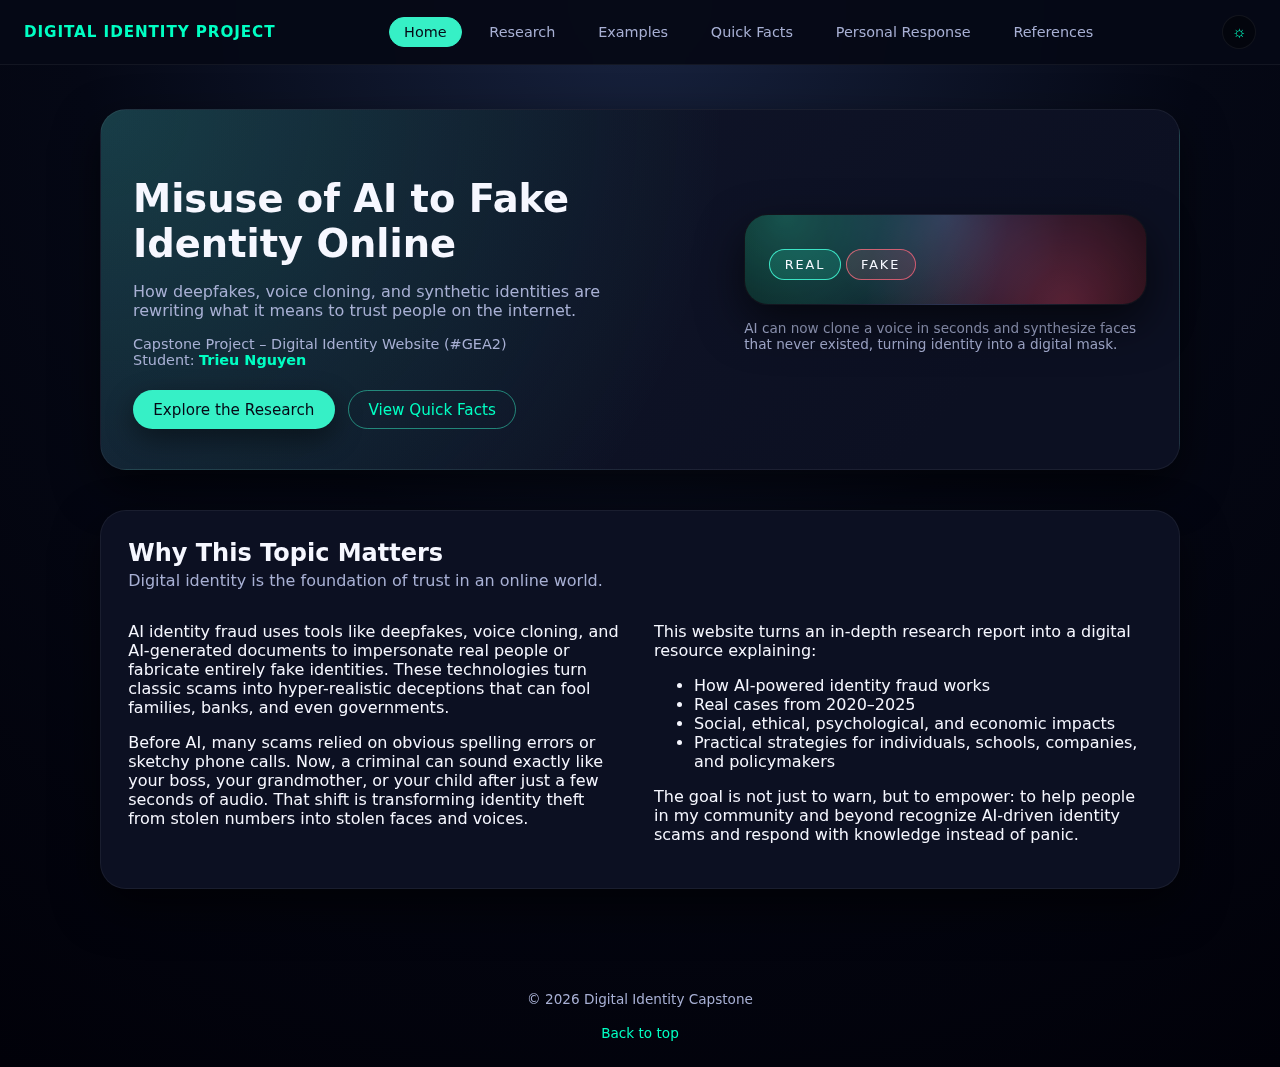
<file: index.html>
<!-- index.html -->
<!DOCTYPE html>
<html lang="en">
<head>
  <meta charset="UTF-8" />
  <title>Misuse of AI to Fake Identity Online</title>
  <meta name="viewport" content="width=device-width, initial-scale=1" />
  <link rel="stylesheet" href="style.css" />
</head>
<body>
  <header class="site-header">
    <div class="logo">Digital Identity Project</div>
    <nav class="main-nav">
      <a href="index.html" class="active">Home</a>
      <a href="research.html">Research</a>
      <a href="examples.html">Examples</a>
      <a href="quickfacts.html">Quick Facts</a>
      <a href="response.html">Personal Response</a>
      <a href="references.html">References</a>
    </nav>
    <button id="theme-toggle" aria-label="Toggle light or dark mode">
      &#9788;
    </button>
  </header>

  <main>
    <section class="hero">
      <div class="hero-text">
        <h1>Misuse of AI to Fake Identity Online</h1>
        <p class="hero-subtitle">
          How deepfakes, voice cloning, and synthetic identities are rewriting what it means to trust people on the internet.
        </p>
        <p class="hero-meta">
          Capstone Project – Digital Identity Website (#GEA2)<br />
          Student: <span class="highlight">Trieu Nguyen</span>
        </p>
        <div class="hero-actions">
          <a href="research.html" class="btn primary">Explore the Research</a>
          <a href="quickfacts.html" class="btn secondary">View Quick Facts</a>
        </div>
      </div>
      <div class="hero-visual">
        <div class="grid-face">
          <div class="face-layer face-real">REAL</div>
          <div class="face-layer face-fake">FAKE</div>
          <div class="hero-glow"></div>
        </div>
        <p class="hero-caption">
          AI can now clone a voice in seconds and synthesize faces that never existed, turning identity into a digital mask.
        </p>
      </div>
    </section>

    <section class="content-section alt">
      <div class="section-header">
        <h2>Why This Topic Matters</h2>
        <p>Digital identity is the foundation of trust in an online world.</p>
      </div>
      <div class="two-column">
        <div>
          <p>
            AI identity fraud uses tools like deepfakes, voice cloning, and AI-generated documents to impersonate real people
            or fabricate entirely fake identities. These technologies turn classic scams into hyper-realistic deceptions that
            can fool families, banks, and even governments.
          </p>
          <p>
            Before AI, many scams relied on obvious spelling errors or sketchy phone calls. Now, a criminal can sound exactly
            like your boss, your grandmother, or your child after just a few seconds of audio. That shift is transforming
            identity theft from stolen numbers into stolen faces and voices.
          </p>
        </div>
        <div>
          <p>
            This website turns an in-depth research report into a digital resource explaining:
          </p>
          <ul>
            <li>How AI-powered identity fraud works</li>
            <li>Real cases from 2020–2025</li>
            <li>Social, ethical, psychological, and economic impacts</li>
            <li>Practical strategies for individuals, schools, companies, and policymakers</li>
          </ul>
          <p>
            The goal is not just to warn, but to empower: to help people in my community and beyond recognize AI-driven
            identity scams and respond with knowledge instead of panic.
          </p>
        </div>
      </div>
    </section>

    <!-- <section class="content-section">
      <div class="section-header">
        <h2>Site Overview</h2>
      </div>
      <div class="card-grid">
        <article class="card">
          <h3>Research</h3>
          <p>
            Detailed background on AI identity fraud, current evidence, implications, and concrete action steps for different groups.
          </p>
          <a href="research.html" class="text-link">Go to Research &rarr;</a>
        </article>
        <article class="card">
          <h3>Examples</h3>
          <p>
            At least five real-world and media examples, from deepfake Elon Musk crypto scams to AI-kidnapping phone calls.
          </p>
          <a href="examples.html" class="text-link">View Examples &rarr;</a>
        </article>
        <article class="card">
          <h3>Quick Facts</h3>
          <p>
            Bite-sized statistics, key terms, and warning signs laid out in an infographic-style page with interactive elements.
          </p>
          <a href="quickfacts.html" class="text-link">See Quick Facts &rarr;</a>
        </article>
        <article class="card">
          <h3>Personal Response</h3>
          <p>
            A 1,200-word reflection on why this issue matters personally, locally (Tampa Bay), and ethically.
          </p>
          <a href="response.html" class="text-link">Read the Response &rarr;</a>
        </article>
        <article class="card">
          <h3>References</h3>
          <p>
            Full APA-style list of sources used in the research paper, including news, government alerts, and scholarly work.
          </p>
          <a href="references.html" class="text-link">View References &rarr;</a>
        </article>
      </div>
    </section> -->
  </main>

  <footer class="site-footer">
    <p>&copy; <span id="year"></span> Digital Identity Capstone</p>
    <a href="#top" class="back-to-top">Back to top</a>
  </footer>

  <script src="script.js"></script>
</body>
</html>
</file>
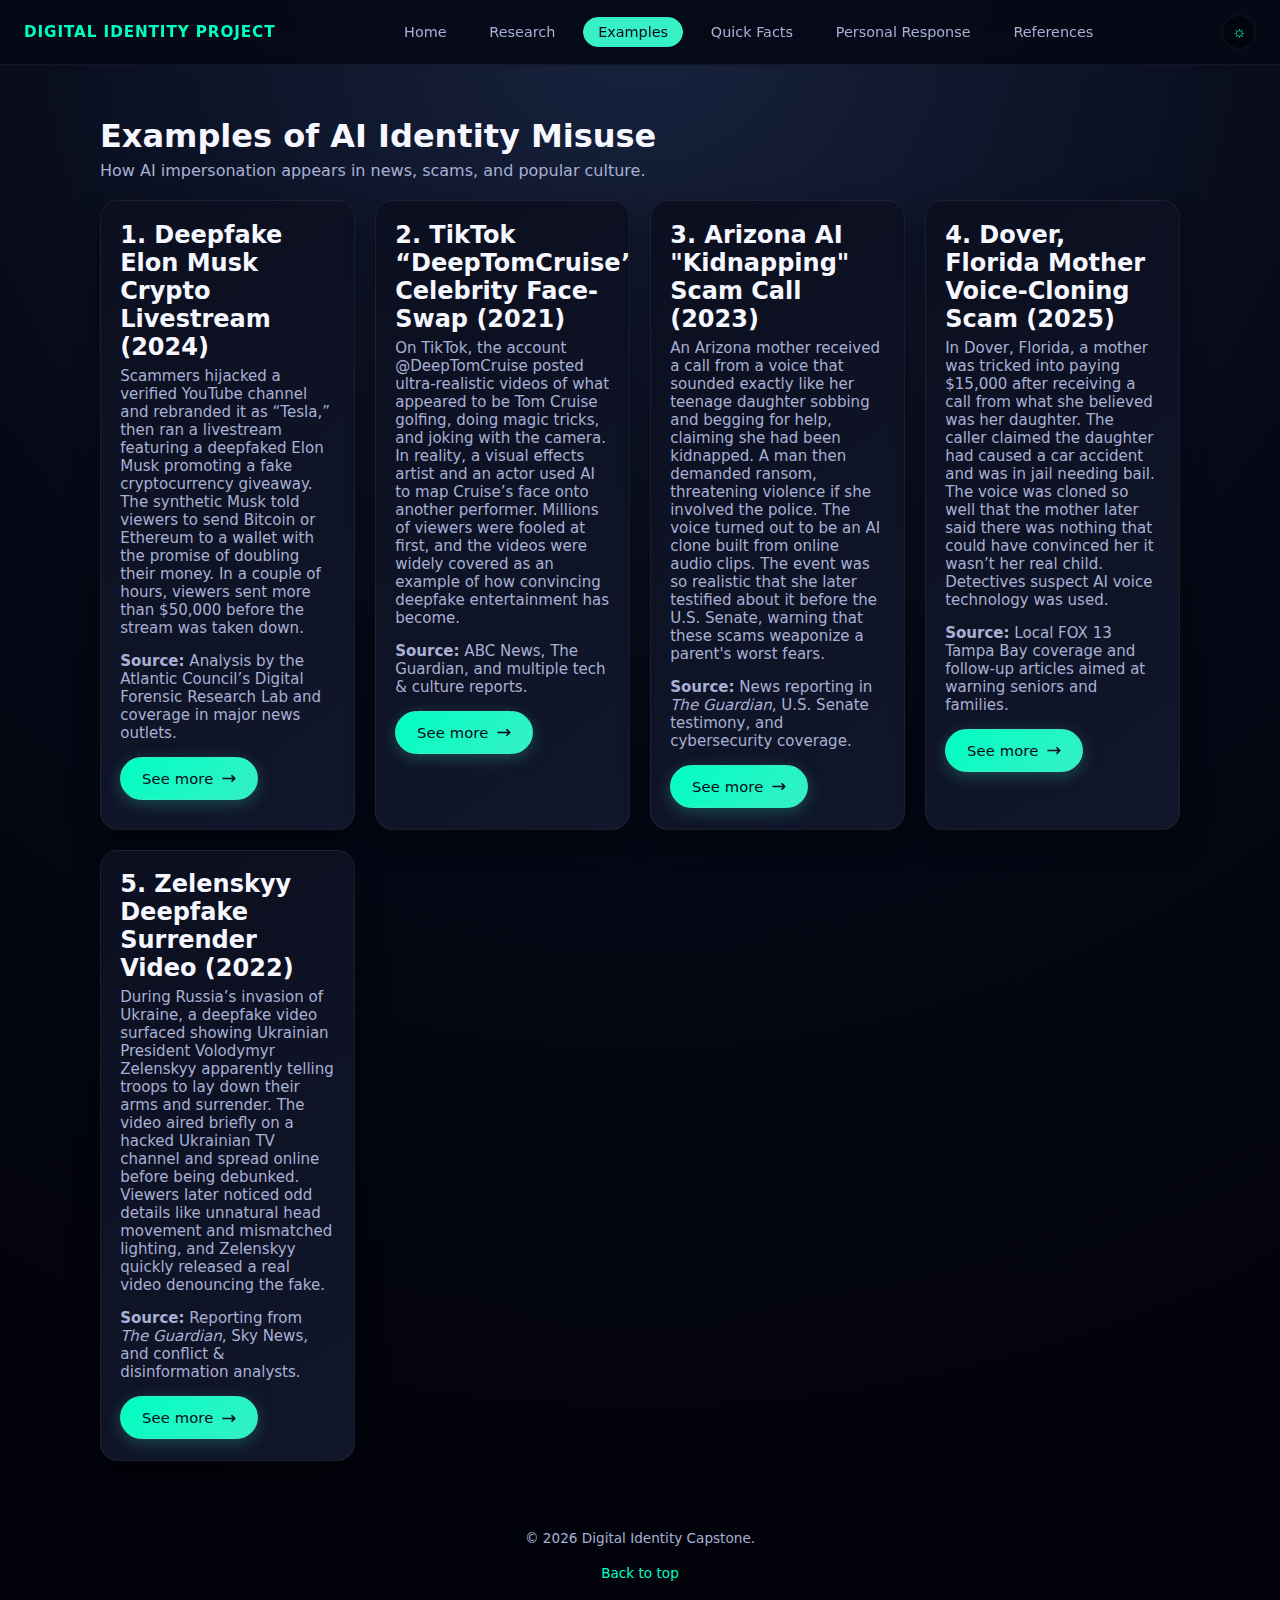
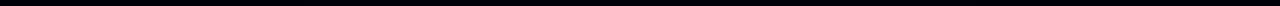
<file: examples.html>
<!-- examples.html -->
<!DOCTYPE html>
<html lang="en">
<head>
  <meta charset="UTF-8" />
  <title>Examples – Misuse of AI to Fake Identity Online</title>
  <meta name="viewport" content="width=device-width, initial-scale=1" />
  <link rel="stylesheet" href="style.css" />
</head>
<body>
  <header class="site-header">
    <div class="logo">Digital Identity Project</div>
    <nav class="main-nav">
      <a href="index.html">Home</a>
      <a href="research.html">Research</a>
      <a href="examples.html" class="active">Examples</a>
      <a href="quickfacts.html">Quick Facts</a>
      <a href="response.html">Personal Response</a>
      <a href="references.html">References</a>
    </nav>
    <button id="theme-toggle" aria-label="Toggle light or dark mode">
      &#9788;
    </button>
  </header>

  <main>
    <section class="page-header">
      <h1>Examples of AI Identity Misuse</h1>
      <p>
        How AI impersonation appears in news, scams, and popular culture.
      </p>
    </section>

    <section class="card-grid examples-grid">
      <article class="card example-card">
        <h2>1. Deepfake Elon Musk Crypto Livestream (2024)</h2>
        <p>
          Scammers hijacked a verified YouTube channel and rebranded it as “Tesla,” then ran a livestream featuring a
          deepfaked Elon Musk promoting a fake cryptocurrency giveaway. The synthetic Musk told viewers to send Bitcoin or
          Ethereum to a wallet with the promise of doubling their money. In a couple of hours, viewers sent more than
          $50,000 before the stream was taken down.
        </p>
        <p>
          <strong>Source:</strong> Analysis by the Atlantic Council’s Digital Forensic Research Lab and coverage in major news outlets.
        </p>
        <!-- <div class="media-placeholder" aria-label="Deepfake Elon Musk livestream screenshot">
          <img src="elon-fake.png" alt="Screenshot of deepfake Elon Musk crypto scam livestream" style="width: 100%; height: auto; display: block;">
        </div> -->
        <a href="https://www.cbsnews.com/texas/news/deepfakes-ai-fraud-elon-musk/" target="_blank" rel="noopener noreferrer" class="see-more-btn">See more</a>

      </article>

      <article class="card example-card">
        <h2>2. TikTok “DeepTomCruise” Celebrity Face-Swap (2021)</h2>
        <p>
          On TikTok, the account @DeepTomCruise posted ultra-realistic videos of what appeared to be Tom Cruise golfing,
          doing magic tricks, and joking with the camera. In reality, a visual effects artist and an actor used AI to map
          Cruise’s face onto another performer. Millions of viewers were fooled at first, and the videos were widely
          covered as an example of how convincing deepfake entertainment has become.
        </p>
        <p>
          <strong>Source:</strong> ABC News, The Guardian, and multiple tech &amp; culture reports.
        </p>
        <a href="https://nypost.com/2021/03/02/deepfake-tom-cruise-goes-viral-on-tiktok-with-over-11m-views/" target="_blank" rel="noopener noreferrer" class="see-more-btn">See more</a>

      </article>

      <article class="card example-card">
        <h2>3. Arizona AI "Kidnapping" Scam Call (2023)</h2>
        <p>
          An Arizona mother received a call from a voice that sounded exactly like her teenage daughter sobbing and
          begging for help, claiming she had been kidnapped. A man then demanded ransom, threatening violence if she
          involved the police. The voice turned out to be an AI clone built from online audio clips. The event was so
          realistic that she later testified about it before the U.S. Senate, warning that these scams weaponize a
          parent's worst fears.
        </p>
        <p>
          <strong>Source:</strong> News reporting in <em>The Guardian</em>, U.S. Senate testimony, and cybersecurity coverage.
        </p>
      <a href="https://www.cnn.com/2023/04/29/us/ai-scam-calls-kidnapping-cec" target="_blank" rel="noopener noreferrer" class="see-more-btn">See more</a>
      </article>

      <article class="card example-card">
        <h2>4. Dover, Florida Mother Voice-Cloning Scam (2025)</h2>
        <p>
          In Dover, Florida, a mother was tricked into paying $15,000 after receiving a call from what she believed was
          her daughter. The caller claimed the daughter had caused a car accident and was in jail needing bail. The voice
          was cloned so well that the mother later said there was nothing that could have convinced her it wasn’t her real
          child. Detectives suspect AI voice technology was used.
        </p>
        <p>
          <strong>Source:</strong> Local FOX 13 Tampa Bay coverage and follow-up articles aimed at warning seniors and families.
        </p>
      <a href="https://www.fox13news.com/news/dover-woman-loses-15k-after-scammers-used-artificial-intelligence-impersonate-daughter" target="_blank" rel="noopener noreferrer" class="see-more-btn">See more</a>
      </article>

      <article class="card example-card">
        <h2>5. Zelenskyy Deepfake Surrender Video (2022)</h2>
        <p>
          During Russia’s invasion of Ukraine, a deepfake video surfaced showing Ukrainian President Volodymyr Zelenskyy
          apparently telling troops to lay down their arms and surrender. The video aired briefly on a hacked Ukrainian TV
          channel and spread online before being debunked. Viewers later noticed odd details like unnatural head movement
          and mismatched lighting, and Zelenskyy quickly released a real video denouncing the fake.
        </p>
        <p>
          <strong>Source:</strong> Reporting from <em>The Guardian</em>, Sky News, and conflict &amp; disinformation analysts.
        </p>
        <!-- <div class="media-placeholder" aria-label="Deepfake example placeholder">
          <p>Media placeholder: Side-by-side frame of fake vs. real Zelenskyy address.</p>
        </div> -->
        <a href="https://www.npr.org/2022/03/16/1087062648/deepfake-video-zelenskyy-experts-war-manipulation-ukraine-russia" target="_blank" rel="noopener noreferrer" class="see-more-btn">See more</a>

      </article>
    </section>
  </main>

  <footer class="site-footer">
    <p>&copy; <span id="year"></span> Digital Identity Capstone.</p>
    <a href="#top" class="back-to-top">Back to top</a>
  </footer>

  <script src="script.js"></script>
</body>
</html>
</file>
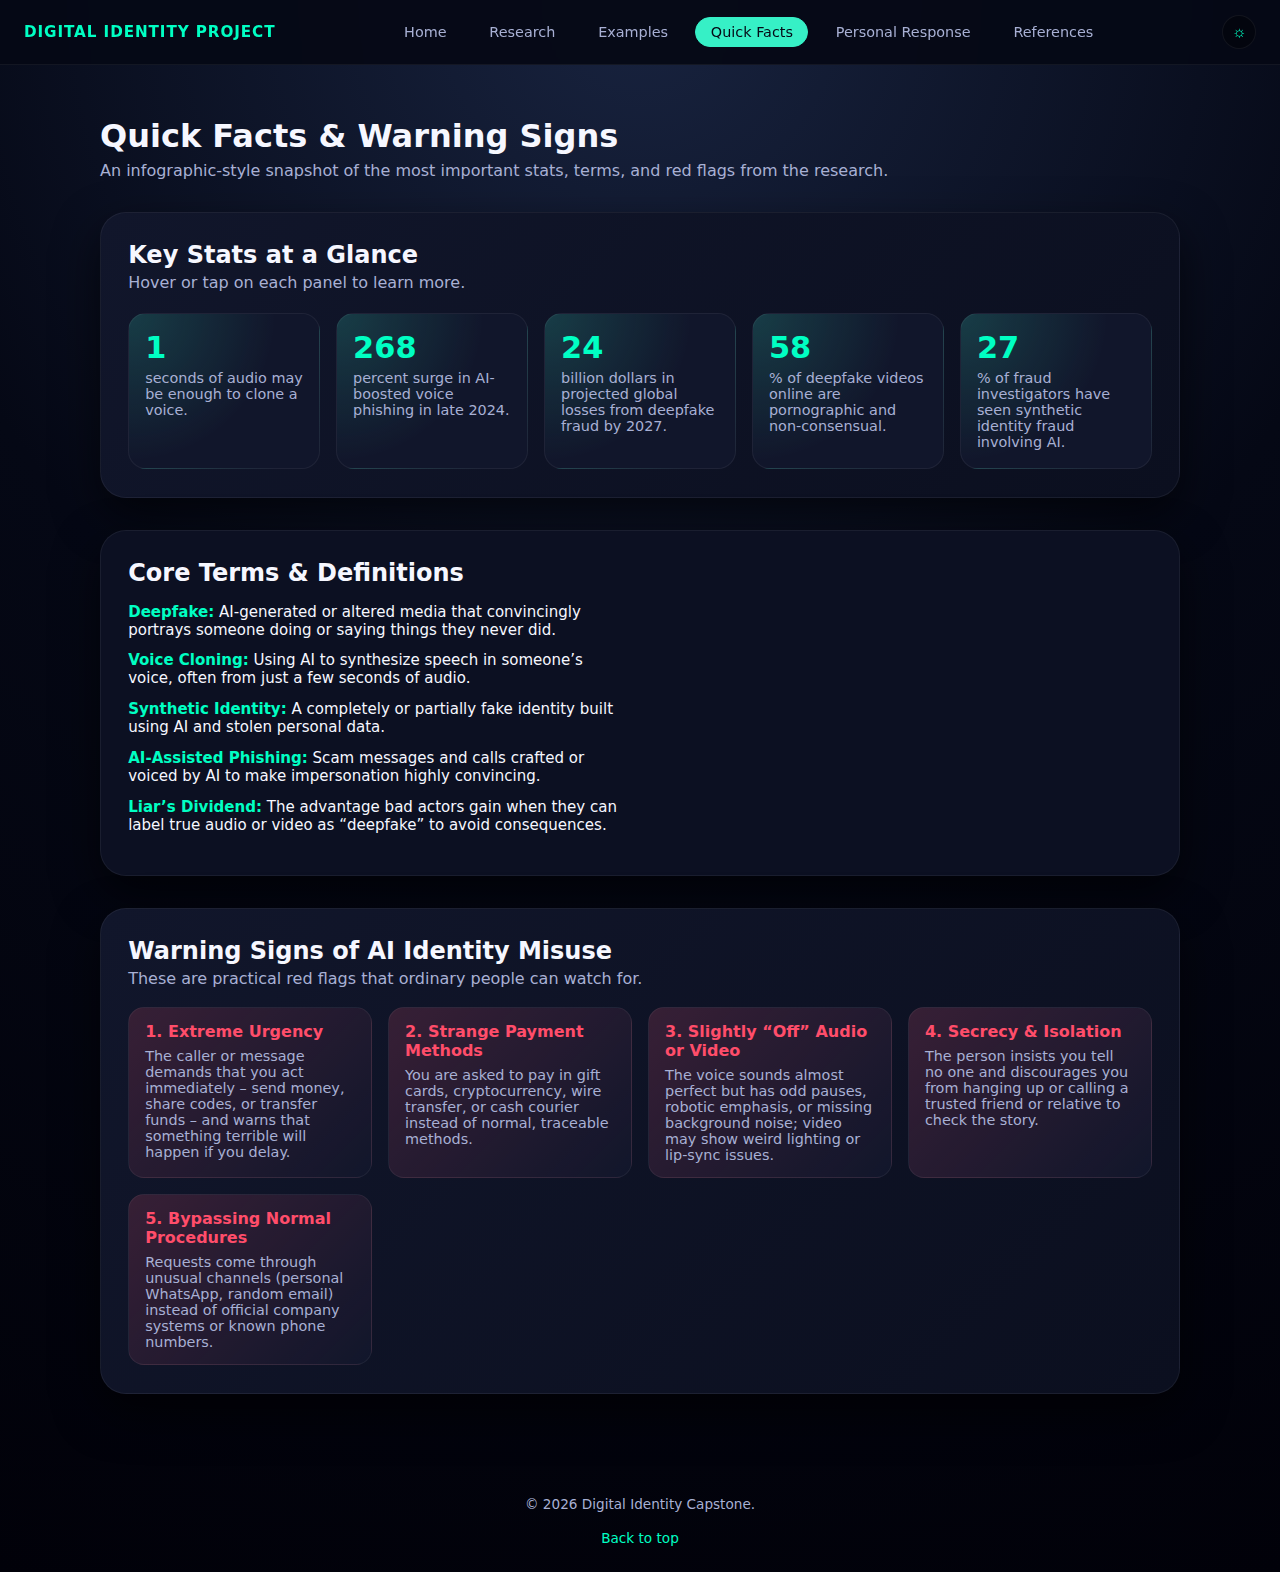
<file: quickfacts.html>
<!-- quickfacts.html -->
<!DOCTYPE html>
<html lang="en">
<head>
  <meta charset="UTF-8" />
  <title>Quick Facts – Misuse of AI to Fake Identity Online</title>
  <meta name="viewport" content="width=device-width, initial-scale=1" />
  <link rel="stylesheet" href="style.css" />
</head>
<body>
  <header class="site-header">
    <div class="logo">Digital Identity Project</div>
    <nav class="main-nav">
      <a href="index.html">Home</a>
      <a href="research.html">Research</a>
      <a href="examples.html">Examples</a>
      <a href="quickfacts.html" class="active">Quick Facts</a>
      <a href="response.html">Personal Response</a>
      <a href="references.html">References</a>
    </nav>
    <button id="theme-toggle" aria-label="Toggle light or dark mode">
      &#9788;
    </button>
  </header>

  <main>
    <section class="page-header">
      <h1>Quick Facts &amp; Warning Signs</h1>
      <p>
        An infographic-style snapshot of the most important stats, terms, and red flags from the research.
      </p>
    </section>

    <section class="content-section">
      <div class="section-header">
        <h2>Key Stats at a Glance</h2>
        <p>Hover or tap on each panel to learn more.</p>
      </div>

      <div class="stat-grid">
        <div class="stat-card" data-tooltip="Some modern AI systems can clone a voice after hearing just a few seconds of audio, then generate new speech in that person’s voice.">
          <div class="stat-number" data-target="3">0</div>
          <p class="stat-label">seconds of audio may be enough to clone a voice.</p>
        </div>

        <div class="stat-card" data-tooltip="Security researchers observed a massive spike in vishing (voice phishing) attacks as criminals adopted AI voice-cloning tools.">
          <div class="stat-number" data-target="442">0</div>
          <p class="stat-label">percent surge in AI-boosted voice phishing in late 2024.</p>
        </div>

        <div class="stat-card" data-tooltip="Analysts project deepfake-enabled scams will cause tens of billions of dollars in losses worldwide within a few years.">
          <div class="stat-number" data-target="40">0</div>
          <p class="stat-label">billion dollars in projected global losses from deepfake fraud by 2027.</p>
        </div>

        <div class="stat-card" data-tooltip="Most deepfake videos found online are non-consensual pornographic content, usually targeting women.">
          <div class="stat-number" data-target="96">0</div>
          <p class="stat-label">% of deepfake videos online are pornographic and non-consensual.</p>
        </div>

        <div class="stat-card" data-tooltip="Fraud professionals are increasingly encountering AI-generated identities and impersonations in real cases.">
          <div class="stat-number" data-target="46">0</div>
          <p class="stat-label">% of fraud investigators have seen synthetic identity fraud involving AI.</p>
        </div>
      </div>
    </section>

    <section class="content-section alt">
      <div class="section-header">
        <h2>Core Terms &amp; Definitions</h2>
      </div>
      <div class="two-column">
        <ul class="definition-list">
          <li data-tooltip="AI-generated media that realistically imitates a person’s appearance or voice, often by learning from real footage.">
            <strong>Deepfake:</strong> AI-generated or altered media that convincingly portrays someone doing or saying things they never did.
          </li>
          <li data-tooltip="Neural networks are trained on recordings of a speaker to reproduce their tone, accent, and speech patterns.">
            <strong>Voice Cloning:</strong> Using AI to synthesize speech in someone’s voice, often from just a few seconds of audio.
          </li>
          <li data-tooltip="AI tools can generate ID photos and faces that pass basic visual checks but belong to no real person.">
            <strong>Synthetic Identity:</strong> A completely or partially fake identity built using AI and stolen personal data.
          </li>
          <li data-tooltip="Scammers use AI to customize emails, texts, or calls so that they sound exactly like a known person.">
            <strong>AI-Assisted Phishing:</strong> Scam messages and calls crafted or voiced by AI to make impersonation highly convincing.
          </li>
          <li data-tooltip="When deepfakes are common, people can dismiss real evidence as fake, undermining accountability.">
            <strong>Liar’s Dividend:</strong> The advantage bad actors gain when they can label true audio or video as “deepfake” to avoid consequences.
          </li>
        </ul>
      </div>
    </section>

    <section class="content-section">
      <div class="section-header">
        <h2>Warning Signs of AI Identity Misuse</h2>
        <p>These are practical red flags that ordinary people can watch for.</p>
      </div>
      <div class="warning-grid">
        <div class="warning-card" data-tooltip="Scammers rely on panic so you react before thinking or verifying.">
          <h3>1. Extreme Urgency</h3>
          <p>
            The caller or message demands that you act immediately – send money, share codes, or transfer funds – and warns
            that something terrible will happen if you delay.
          </p>
        </div>
        <div class="warning-card" data-tooltip="Criminals often push you away from secure, traceable systems.">
          <h3>2. Strange Payment Methods</h3>
          <p>
            You are asked to pay in gift cards, cryptocurrency, wire transfer, or cash courier instead of normal, traceable
            methods.
          </p>
        </div>
        <div class="warning-card" data-tooltip="Deepfakes sometimes have subtle artifacts if you look closely.">
          <h3>3. Slightly “Off” Audio or Video</h3>
          <p>
            The voice sounds almost perfect but has odd pauses, robotic emphasis, or missing background noise; video may
            show weird lighting or lip-sync issues.
          </p>
        </div>
        <div class="warning-card" data-tooltip="Legitimate organizations encourage verification; scammers discourage it.">
          <h3>4. Secrecy &amp; Isolation</h3>
          <p>
            The person insists you tell no one and discourages you from hanging up or calling a trusted friend or relative
            to check the story.
          </p>
        </div>
        <div class="warning-card" data-tooltip="Real companies and banks have procedures and never rely on a single call for large transfers.">
          <h3>5. Bypassing Normal Procedures</h3>
          <p>
            Requests come through unusual channels (personal WhatsApp, random email) instead of official company systems or
            known phone numbers.
          </p>
        </div>
      </div>
    </section>
  </main>

  <footer class="site-footer">
    <p>&copy; <span id="year"></span> Digital Identity Capstone.</p>
    <a href="#top" class="back-to-top">Back to top</a>
  </footer>

  <script src="script.js"></script>
</body>
</html>
</file>
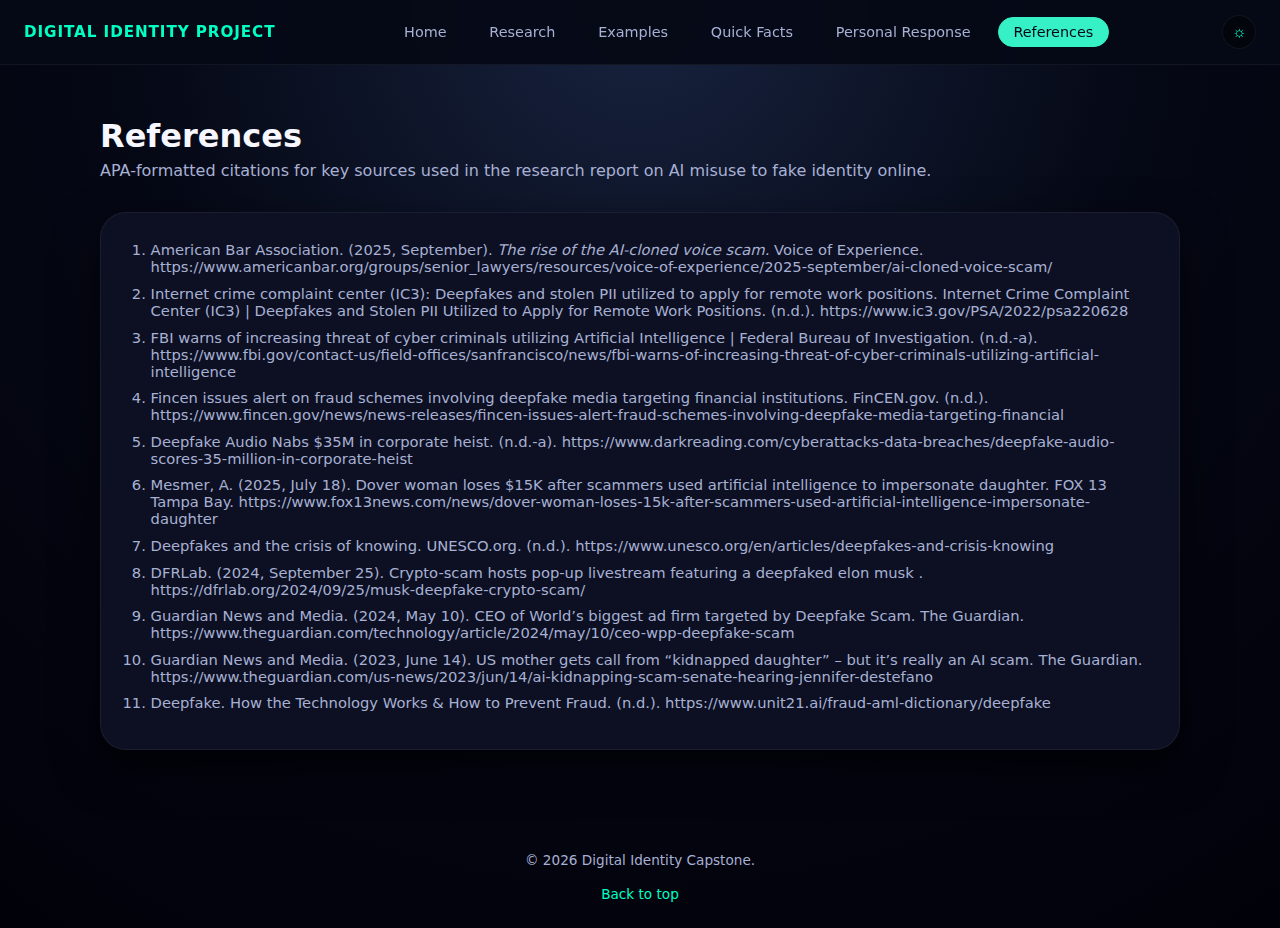
<file: references.html>
<!-- references.html -->
<!DOCTYPE html>
<html lang="en">
<head>
  <meta charset="UTF-8" />
  <title>References – Misuse of AI to Fake Identity Online</title>
  <meta name="viewport" content="width=device-width, initial-scale=1" />
  <link rel="stylesheet" href="style.css" />
</head>
<body>
  <header class="site-header">
    <div class="logo">Digital Identity Project</div>
    <nav class="main-nav">
      <a href="index.html">Home</a>
      <a href="research.html">Research</a>
      <a href="examples.html">Examples</a>
      <a href="quickfacts.html">Quick Facts</a>
      <a href="response.html">Personal Response</a>
      <a href="references.html" class="active">References</a>
    </nav>
    <button id="theme-toggle" aria-label="Toggle light or dark mode">
      &#9788;
    </button>
  </header>

  <main>
    <section class="page-header">
      <h1>References</h1>
      <p>
        APA-formatted citations for key sources used in the research report on AI misuse to fake identity online.
      </p>
    </section>

    <section class="content-section references-section">
      <ol class="reference-list">
        <li>
          American Bar Association. (2025, September). <em>The rise of the AI-cloned voice scam.</em> Voice of Experience. https://www.americanbar.org/groups/senior_lawyers/resources/voice-of-experience/2025-september/ai-cloned-voice-scam/
        </li>
        <li>
          Internet crime complaint center (IC3): Deepfakes and stolen PII utilized to apply for remote work positions. Internet Crime Complaint Center (IC3) | Deepfakes and Stolen PII Utilized to Apply for Remote Work Positions. (n.d.). https://www.ic3.gov/PSA/2022/psa220628 
        </li>
        <li>
FBI warns of increasing threat of cyber criminals utilizing Artificial Intelligence | Federal Bureau of Investigation. (n.d.-a). https://www.fbi.gov/contact-us/field-offices/sanfrancisco/news/fbi-warns-of-increasing-threat-of-cyber-criminals-utilizing-artificial-intelligence 
        </li>
        <li>
Fincen issues alert on fraud schemes involving deepfake media targeting financial institutions. FinCEN.gov. (n.d.). https://www.fincen.gov/news/news-releases/fincen-issues-alert-fraud-schemes-involving-deepfake-media-targeting-financial 
        </li>
        <li>
Deepfake Audio Nabs $35M in corporate heist. (n.d.-a). https://www.darkreading.com/cyberattacks-data-breaches/deepfake-audio-scores-35-million-in-corporate-heist 
        </li>
        <li>
Mesmer, A. (2025, July 18). Dover woman loses $15K after scammers used artificial intelligence to impersonate daughter. FOX 13 Tampa Bay. https://www.fox13news.com/news/dover-woman-loses-15k-after-scammers-used-artificial-intelligence-impersonate-daughter 
        </li>
        <li>
Deepfakes and the crisis of knowing. UNESCO.org. (n.d.). https://www.unesco.org/en/articles/deepfakes-and-crisis-knowing         </li>
        <li>
DFRLab. (2024, September 25). Crypto-scam hosts pop-up livestream featuring a deepfaked elon musk . https://dfrlab.org/2024/09/25/musk-deepfake-crypto-scam/ 
        </li>
        <li>
Guardian News and Media. (2024, May 10). CEO of World’s biggest ad firm targeted by Deepfake Scam. The Guardian. https://www.theguardian.com/technology/article/2024/may/10/ceo-wpp-deepfake-scam         </li>
        <li>
Guardian News and Media. (2023, June 14). US mother gets call from “kidnapped daughter” – but it’s really an AI scam. The Guardian. https://www.theguardian.com/us-news/2023/jun/14/ai-kidnapping-scam-senate-hearing-jennifer-destefano         </li>
        <li>
Deepfake. How the Technology Works & How to Prevent Fraud. (n.d.). https://www.unit21.ai/fraud-aml-dictionary/deepfake         </li>
      </ol>
    </section>
  </main>

  <footer class="site-footer">
    <p>&copy; <span id="year"></span> Digital Identity Capstone.</p>
    <a href="#top" class="back-to-top">Back to top</a>
  </footer>

  <script src="script.js"></script>
</body>
</html>
</file>
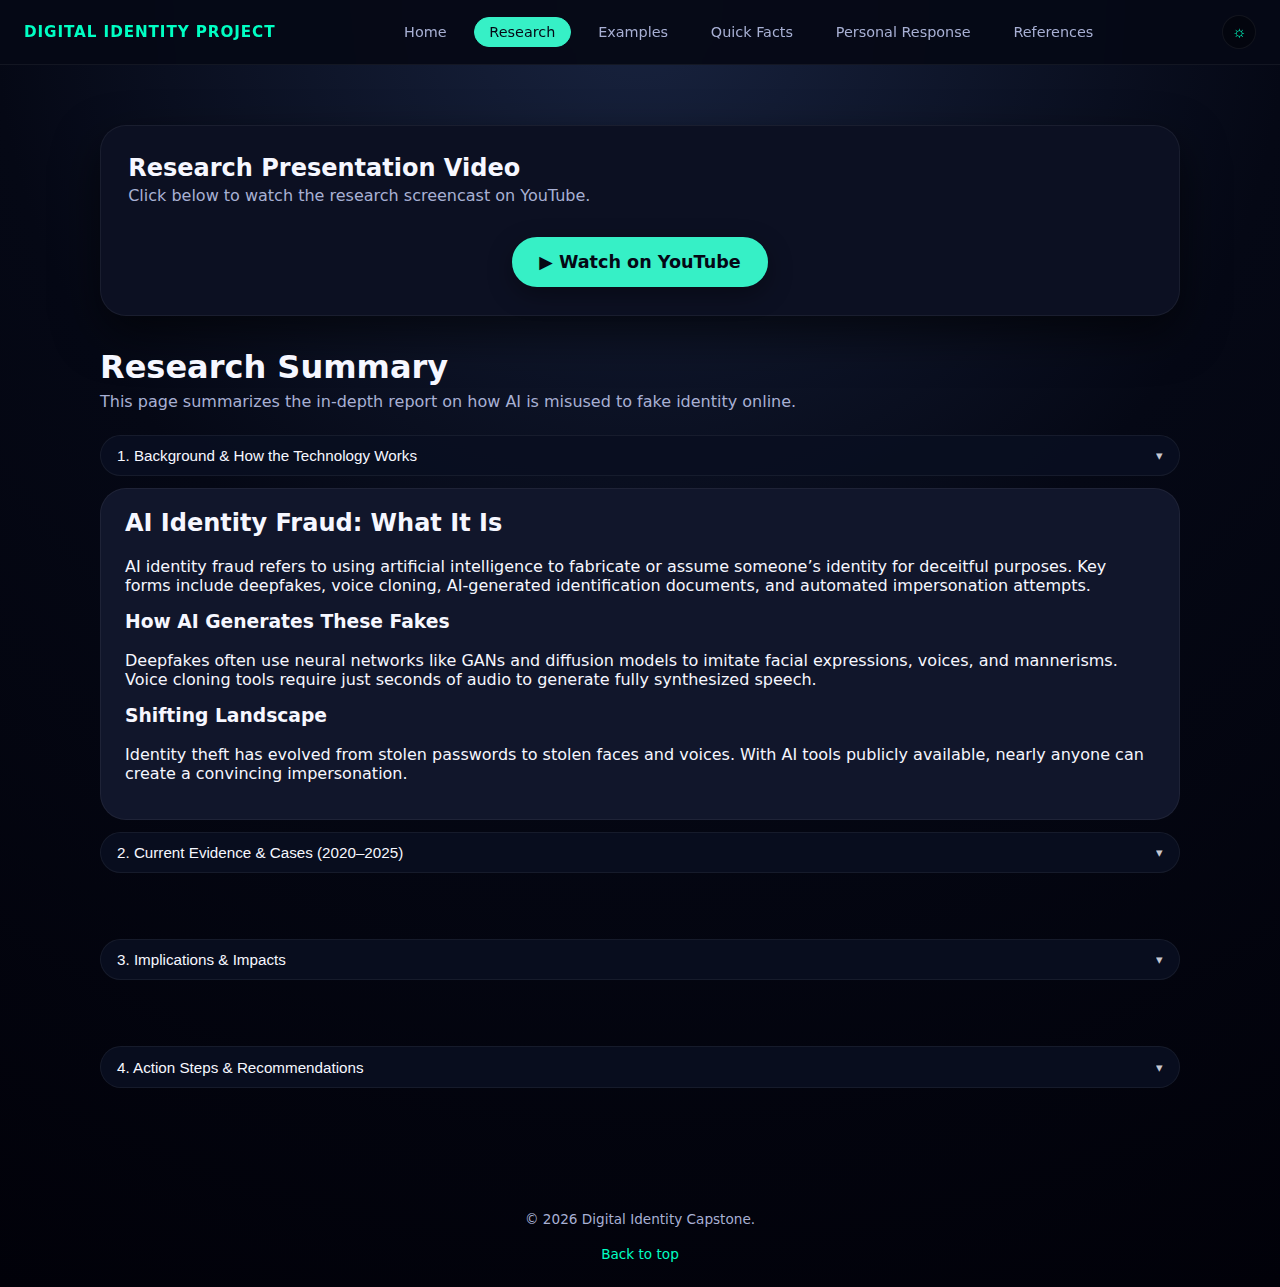
<file: research.html>
<!-- research.html -->
<!DOCTYPE html>
<html lang="en">
<head>
  <meta charset="UTF-8" />
  <title>Research – Misuse of AI to Fake Identity Online</title>
  <meta name="viewport" content="width=device-width, initial-scale=1" />
  <link rel="stylesheet" href="style.css" />
</head>
<body>
  <header class="site-header">
    <div class="logo">Digital Identity Project</div>
    <nav class="main-nav">
      <a href="index.html">Home</a>
      <a href="research.html" class="active">Research</a>
      <a href="examples.html">Examples</a>
      <a href="quickfacts.html">Quick Facts</a>
      <a href="response.html">Personal Response</a>
      <a href="references.html">References</a>
    </nav>
    <button id="theme-toggle" aria-label="Toggle light or dark mode">&#9788;</button>
  </header>

  <main>

    <!-- *** VIDEO SECTION MOVED TO TOP *** -->
    <section class="content-section video-section">
      <div class="section-header">
        <h2>Research Presentation Video</h2>
        <p>Click below to watch the research screencast on YouTube.</p>
      </div>

      <div class="video-button-container">
        <a href="https://www.youtube.com/watch?v=cHNhwyvq4lA" 
           target="_blank" 
           rel="noopener" 
           class="btn video-btn">
           ▶ Watch on YouTube
        </a>
      </div>
    </section>

    <!-- *** MAIN RESEARCH CONTENT *** -->
    <section class="page-header">
      <h1>Research Summary</h1>
      <p>This page summarizes the in-depth report on how AI is misused to fake identity online.</p>
    </section>

    <section class="collapsible-group">

      <!-- Background -->
      <button class="collapsible-toggle" data-target="bg-section">
        1. Background &amp; How the Technology Works
        <span class="chevron">&#9662;</span>
      </button>

      <div id="bg-section" class="collapsible-content open">
        <h2>AI Identity Fraud: What It Is</h2>
        <p>
          AI identity fraud refers to using artificial intelligence to fabricate or assume someone’s identity for
          deceitful purposes. Key forms include deepfakes, voice cloning, AI-generated identification documents, and
          automated impersonation attempts.
        </p>

        <h3>How AI Generates These Fakes</h3>
        <p>
          Deepfakes often use neural networks like GANs and diffusion models to imitate facial expressions, voices, and
          mannerisms. Voice cloning tools require just seconds of audio to generate fully synthesized speech.
        </p>

        <h3>Shifting Landscape</h3>
        <p>
          Identity theft has evolved from stolen passwords to stolen faces and voices. With AI tools publicly available,
          nearly anyone can create a convincing impersonation.
        </p>
      </div>

      <!-- Evidence -->
      <button class="collapsible-toggle" data-target="evidence-section">
        2. Current Evidence &amp; Cases (2020–2025)
        <span class="chevron">&#9662;</span>
      </button>

      <div id="evidence-section" class="collapsible-content">
        <h2>Real-World Cases</h2>
        <ul>
          <li>AI “kidnapping” ransom calls using cloned child voices.</li>
          <li>Voice-cloned CEOs authorizing fraudulent multi-million-dollar transfers.</li>
          <li>Deepfake political misinformation such as false surrender statements.</li>
          <li>YouTube livestream scams featuring deepfake Elon Musk.</li>
          <li>Remote job interviews using synthetic faces and stolen identities.</li>
        </ul>

        <h3>Trends</h3>
        <p>
          Fraud investigators report a sharp rise in synthetic identity crimes, especially voice-based impersonation,
          which surged over 400% in some regions.
        </p>
      </div>

      <!-- Implications -->
      <button class="collapsible-toggle" data-target="implications-section">
        3. Implications &amp; Impacts
        <span class="chevron">&#9662;</span>
      </button>

      <div id="implications-section" class="collapsible-content">
        <h2>Social Impacts</h2>
        <p>
          Trust becomes fragile when audio and video can be fabricated. Victims often experience shock, fear,
          humiliation, and long-term anxiety.
        </p>

        <h3>Ethical Concerns</h3>
        <ul>
          <li>Non-consensual use of someone’s face or voice.</li>
          <li>Deepfake sexual exploitation targeting women.</li>
          <li>Political deepfakes undermining democracy and public trust.</li>
        </ul>

        <h3>Economic &amp; Security Risks</h3>
        <p>
          Businesses face financial losses, reputational damage, and security breaches when deepfakes bypass identity
          verification systems.
        </p>
      </div>

      <!-- Actions -->
      <button class="collapsible-toggle" data-target="actions-section">
        4. Action Steps &amp; Recommendations
        <span class="chevron">&#9662;</span>
      </button>

      <div id="actions-section" class="collapsible-content">
        <h2>What We Can Do</h2>

        <h3>For Individuals</h3>
        <ul>
          <li>Use a family verification code word.</li>
          <li>Be skeptical of urgent money requests.</li>
          <li>Limit publicly shared voice recordings.</li>
        </ul>

        <h3>For Educators</h3>
        <ul>
          <li>Teach AI literacy and media awareness.</li>
          <li>Update school policies to include deepfake misuse.</li>
        </ul>

        <h3>For Companies</h3>
        <ul>
          <li>Require multi-step verification for transactions.</li>
          <li>Train staff to detect deepfake-based attacks.</li>
        </ul>
      </div>

    </section>
  </main>

  <footer class="site-footer">
    <p>&copy; <span id="year"></span> Digital Identity Capstone.</p>
    <a href="#top" class="back-to-top">Back to top</a>
  </footer>

  <script src="script.js"></script>
</body>
</html>
</file>
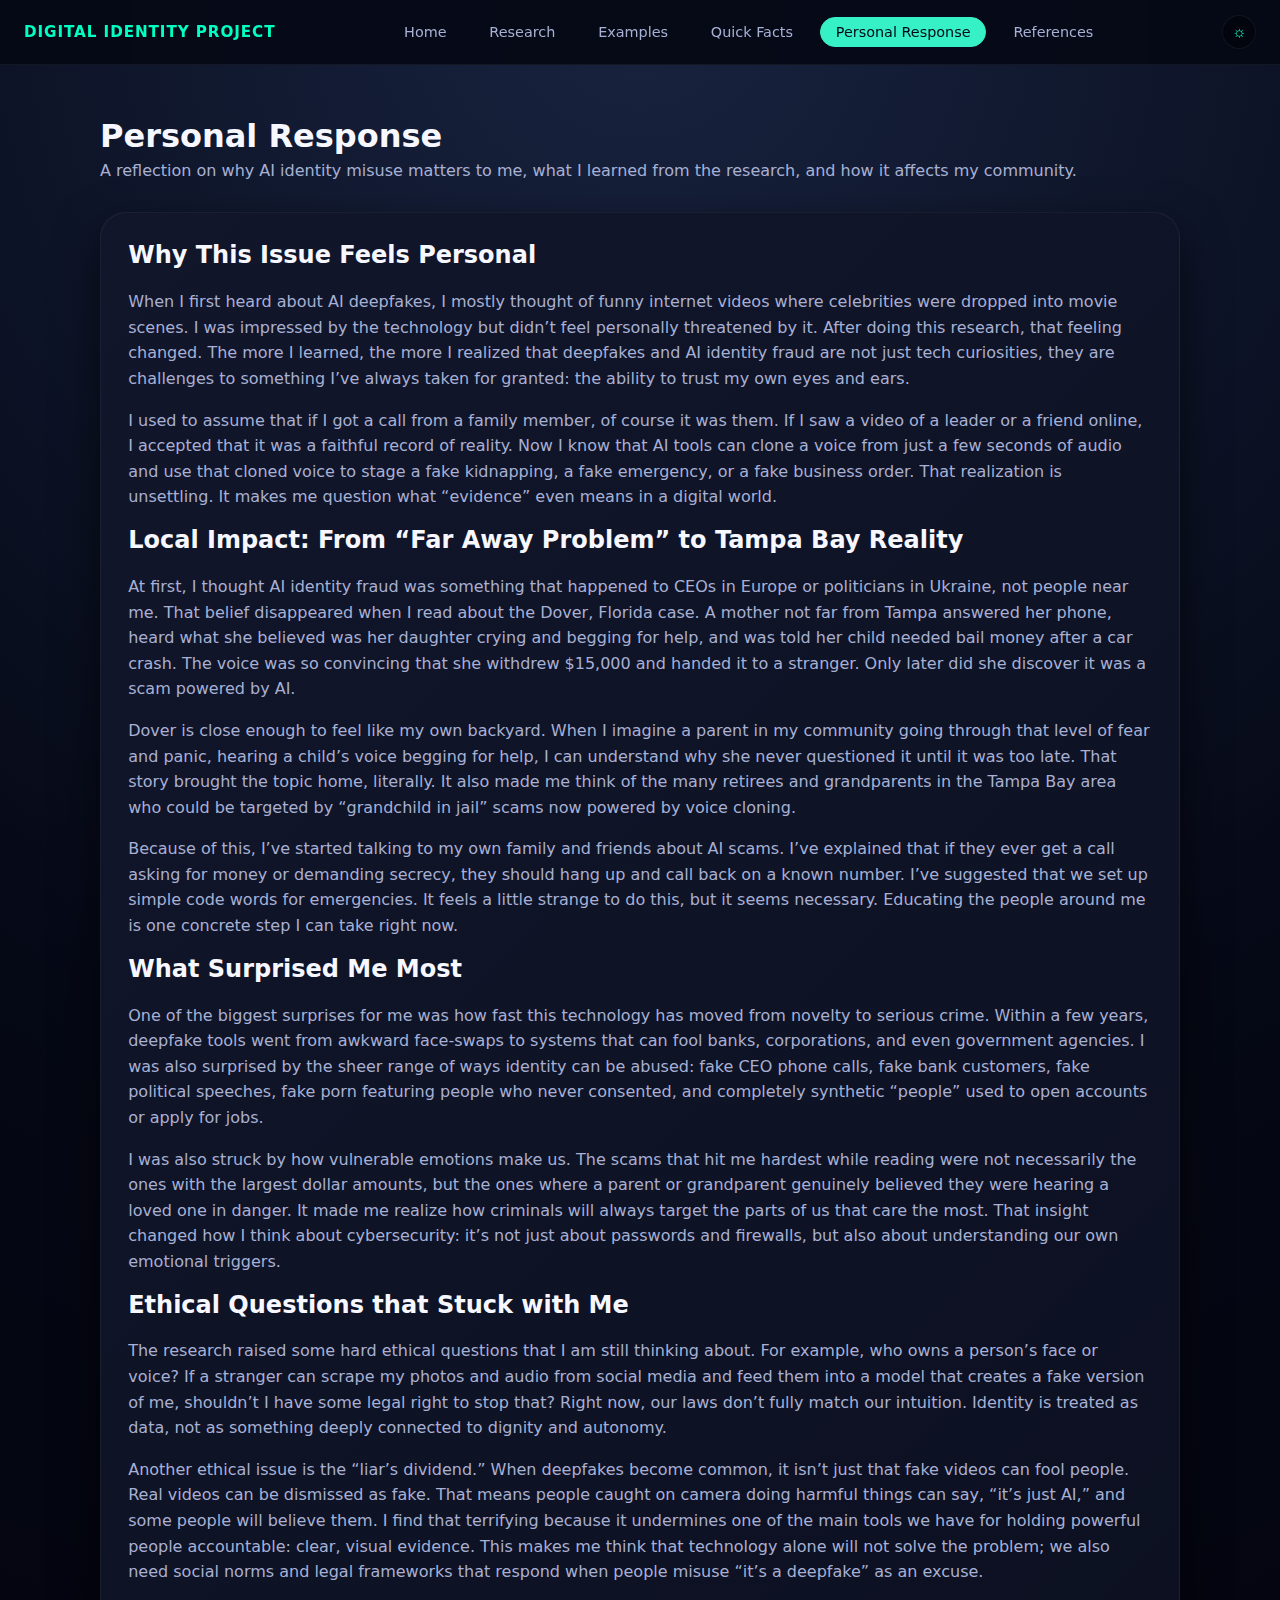
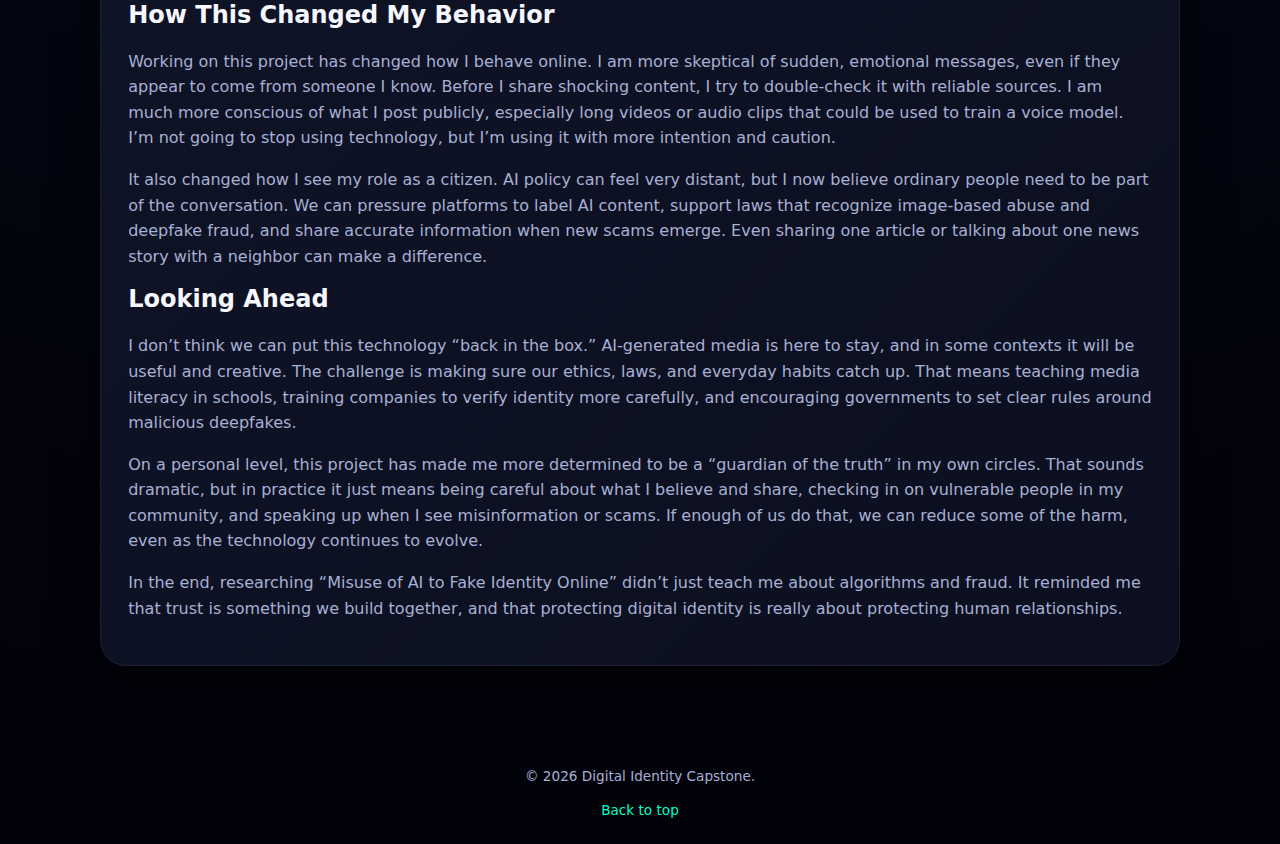
<file: response.html>
<!-- response.html -->
<!DOCTYPE html>
<html lang="en">
<head>
  <meta charset="UTF-8" />
  <title>Personal Response – Misuse of AI to Fake Identity Online</title>
  <meta name="viewport" content="width=device-width, initial-scale=1" />
  <link rel="stylesheet" href="style.css" />
</head>
<body>
  <header class="site-header">
    <div class="logo">Digital Identity Project</div>
    <nav class="main-nav">
      <a href="index.html">Home</a>
      <a href="research.html">Research</a>
      <a href="examples.html">Examples</a>
      <a href="quickfacts.html">Quick Facts</a>
      <a href="response.html" class="active">Personal Response</a>
      <a href="references.html">References</a>
    </nav>
    <button id="theme-toggle" aria-label="Toggle light or dark mode">
      &#9788;
    </button>
  </header>

  <main>
    <section class="page-header">
      <h1>Personal Response</h1>
      <p>
        A reflection on why AI identity misuse matters to me, what I learned from the research, and how it affects my
        community.
      </p>
    </section>

    <section class="content-section">
      <article class="response-article">
        <h2>Why This Issue Feels Personal</h2>
        <p>
          When I first heard about AI deepfakes, I mostly thought of funny internet videos where celebrities were dropped
          into movie scenes. I was impressed by the technology but didn’t feel personally threatened by it. After doing
          this research, that feeling changed. The more I learned, the more I realized that deepfakes and AI identity
          fraud are not just tech curiosities, they are challenges to something I’ve always taken for granted: the ability
          to trust my own eyes and ears.
        </p>
        <p>
          I used to assume that if I got a call from a family member, of course it was them. If I saw a video of a leader
          or a friend online, I accepted that it was a faithful record of reality. Now I know that AI tools can clone a
          voice from just a few seconds of audio and use that cloned voice to stage a fake kidnapping, a fake emergency, or
          a fake business order. That realization is unsettling. It makes me question what “evidence” even means in a
          digital world.
        </p>

        <h2>Local Impact: From “Far Away Problem” to Tampa Bay Reality</h2>
        <p>
          At first, I thought AI identity fraud was something that happened to CEOs in Europe or politicians in Ukraine,
          not people near me. That belief disappeared when I read about the Dover, Florida case. A mother not far from
          Tampa answered her phone, heard what she believed was her daughter crying and begging for help, and was told her
          child needed bail money after a car crash. The voice was so convincing that she withdrew $15,000 and handed it to
          a stranger. Only later did she discover it was a scam powered by AI.
        </p>
        <p>
          Dover is close enough to feel like my own backyard. When I imagine a parent in my community going through that
          level of fear and panic, hearing a child’s voice begging for help, I can understand why she never questioned
          it until it was too late. That story brought the topic home, literally. It also made me think of the many
          retirees and grandparents in the Tampa Bay area who could be targeted by “grandchild in jail” scams now powered
          by voice cloning.
        </p>
        <p>
          Because of this, I’ve started talking to my own family and friends about AI scams. I’ve explained that if they
          ever get a call asking for money or demanding secrecy, they should hang up and call back on a known number. I’ve
          suggested that we set up simple code words for emergencies. It feels a little strange to do this, but it seems
          necessary. Educating the people around me is one concrete step I can take right now.
        </p>

        <h2>What Surprised Me Most</h2>
        <p>
          One of the biggest surprises for me was how fast this technology has moved from novelty to serious crime. Within
          a few years, deepfake tools went from awkward face-swaps to systems that can fool banks, corporations, and even
          government agencies. I was also surprised by the sheer range of ways identity can be abused: fake CEO phone
          calls, fake bank customers, fake political speeches, fake porn featuring people who never consented, and
          completely synthetic “people” used to open accounts or apply for jobs.
        </p>
        <p>
          I was also struck by how vulnerable emotions make us. The scams that hit me hardest while reading were not
          necessarily the ones with the largest dollar amounts, but the ones where a parent or grandparent genuinely
          believed they were hearing a loved one in danger. It made me realize how criminals will always target the parts
          of us that care the most. That insight changed how I think about cybersecurity: it’s not just about passwords and
          firewalls, but also about understanding our own emotional triggers.
        </p>

        <h2>Ethical Questions that Stuck with Me</h2>
        <p>
          The research raised some hard ethical questions that I am still thinking about. For example, who owns a person’s
          face or voice? If a stranger can scrape my photos and audio from social media and feed them into a model that
          creates a fake version of me, shouldn’t I have some legal right to stop that? Right now, our laws don’t fully
          match our intuition. Identity is treated as data, not as something deeply connected to dignity and autonomy.
        </p>
        <p>
          Another ethical issue is the “liar’s dividend.” When deepfakes become common, it isn’t just that fake videos can
          fool people. Real videos can be dismissed as fake. That means people caught on camera doing harmful things can
          say, “it’s just AI,” and some people will believe them. I find that terrifying because it undermines one of the
          main tools we have for holding powerful people accountable: clear, visual evidence. This makes me think that
          technology alone will not solve the problem; we also need social norms and legal frameworks that respond when
          people misuse “it’s a deepfake” as an excuse.
        </p>

        <h2>How This Changed My Behavior</h2>
        <p>
          Working on this project has changed how I behave online. I am more skeptical of sudden, emotional messages, even
          if they appear to come from someone I know. Before I share shocking content, I try to double-check it with
          reliable sources. I am much more conscious of what I post publicly, especially long videos or audio clips that
          could be used to train a voice model. I’m not going to stop using technology, but I’m using it with more intention
          and caution.
        </p>
        <p>
          It also changed how I see my role as a citizen. AI policy can feel very distant, but I now believe ordinary
          people need to be part of the conversation. We can pressure platforms to label AI content, support laws that
          recognize image-based abuse and deepfake fraud, and share accurate information when new scams emerge. Even
          sharing one article or talking about one news story with a neighbor can make a difference.
        </p>

        <h2>Looking Ahead</h2>
        <p>
          I don’t think we can put this technology “back in the box.” AI-generated media is here to stay, and in some
          contexts it will be useful and creative. The challenge is making sure our ethics, laws, and everyday habits catch
          up. That means teaching media literacy in schools, training companies to verify identity more carefully, and
          encouraging governments to set clear rules around malicious deepfakes.
        </p>
        <p>
          On a personal level, this project has made me more determined to be a “guardian of the truth” in my own circles.
          That sounds dramatic, but in practice it just means being careful about what I believe and share, checking in on
          vulnerable people in my community, and speaking up when I see misinformation or scams. If enough of us do that,
          we can reduce some of the harm, even as the technology continues to evolve.
        </p>
        <p>
          In the end, researching “Misuse of AI to Fake Identity Online” didn’t just teach me about algorithms and fraud.
          It reminded me that trust is something we build together, and that protecting digital identity is really about
          protecting human relationships.
        </p>
      </article>
    </section>
<!-- 
    <section class="content-section alt">
      <div class="section-header">
        <h2>Personal Response Video Placeholder</h2>
        <p>
          This section is reserved for an embedded screencast or video reflection summarizing my personal response.
        </p>
      </div>
      <div class="video-placeholder" aria-label="Personal response video placeholder">
        <p>Embed personal response video here.</p>
      </div>
    </section> -->
  </main>

  <footer class="site-footer">
    <p>&copy; <span id="year"></span> Digital Identity Capstone.</p>
    <a href="#top" class="back-to-top">Back to top</a>
  </footer>

  <script src="script.js"></script>
</body>
</html>
</file>
<file: style.css>
/* style.css */
:root {
  --bg: #050815;
  --bg-alt: #0c1022;
  --bg-card: #11162b;
  --bg-card-alt: #0b0f1f;
  --accent: #36f0c6;
  --accent-soft: rgba(54, 240, 198, 0.18);
  --accent-strong: #00ffc3;
  --text-main: #f6f7ff;
  --text-muted: #a8b0d4;
  --border-subtle: rgba(255, 255, 255, 0.06);
  --danger: #ff4d6a;
  --shadow-soft: 0 18px 45px rgba(0, 0, 0, 0.6);
  --radius-lg: 18px;
  --radius-xl: 26px;
  --transition-fast: 0.18s ease-out;
  --nav-height: 64px;
  --font-body: system-ui, -apple-system, BlinkMacSystemFont, "SF Pro Text",
    "Segoe UI", sans-serif;
}

body {
  margin: 0;
  min-height: 100vh;
  font-family: var(--font-body);
  background: radial-gradient(circle at top, #18233f 0, #050815 45%, #010109 100%);
  color: var(--text-main);
  display: flex;
  flex-direction: column;
}

body.light-mode {
  --bg: #f3f5ff;
  --bg-alt: #ffffff;
  --bg-card: #ffffff;
  --bg-card-alt: #f0f3ff;
  --text-main: #111321;
  --text-muted: #555a7b;
  --border-subtle: rgba(0, 0, 0, 0.08);
  --shadow-soft: 0 12px 35px rgba(0, 0, 0, 0.08);
}

.site-header {
  position: sticky;
  top: 0;
  z-index: 20;
  display: flex;
  align-items: center;
  justify-content: space-between;
  padding: 0 1.5rem;
  height: var(--nav-height);
  background: rgba(5, 8, 21, 0.94);
  backdrop-filter: blur(14px);
  border-bottom: 1px solid var(--border-subtle);
}

body.light-mode .site-header {
  background: rgba(243, 245, 255, 0.9);
}

.logo {
  font-weight: 700;
  letter-spacing: 0.06em;
  font-size: 0.95rem;
  text-transform: uppercase;
  color: var(--accent-strong);
}

.main-nav {
  display: flex;
  gap: 0.75rem;
  font-size: 0.9rem;
}

.main-nav a {
  padding: 0.35rem 0.9rem;
  border-radius: 999px;
  text-decoration: none;
  color: var(--text-muted);
  border: 1px solid transparent;
  transition: background var(--transition-fast), color var(--transition-fast),
    border-color var(--transition-fast), transform var(--transition-fast);
}

.main-nav a:hover {
  color: var(--text-main);
  background: rgba(246, 247, 255, 0.06);
  border-color: var(--border-subtle);
  transform: translateY(-1px);
}

.main-nav a.active {
  color: var(--bg);
  background: var(--accent);
  border-color: var(--accent);
}

#theme-toggle {
  border-radius: 999px;
  border: 1px solid var(--border-subtle);
  background: rgba(0, 0, 0, 0.3);
  color: var(--accent-strong);
  width: 34px;
  height: 34px;
  font-size: 1rem;
  display: inline-flex;
  align-items: center;
  justify-content: center;
  cursor: pointer;
  transition: background var(--transition-fast), transform var(--transition-fast),
    border-color var(--transition-fast);
}

body.light-mode #theme-toggle {
  background: #ffffff;
}

#theme-toggle:hover {
  transform: translateY(-1px) scale(1.03);
  border-color: var(--accent);
}

/* Layout */

main {
  flex: 1;
  width: 100%;
  max-width: 1120px;
  margin: 0 auto;
  padding: 1.75rem 1.25rem 2.5rem;
  box-sizing: border-box;
}

.hero {
  display: grid;
  grid-template-columns: minmax(0, 2fr) minmax(0, 1.4fr);
  gap: 2.25rem;
  align-items: center;
  padding: 2.5rem 2rem;
  margin-top: 1rem;
  margin-bottom: 2.5rem;
  background: radial-gradient(circle at top left, var(--accent-soft), transparent 55%),
    linear-gradient(135deg, var(--bg-card) 0%, var(--bg-alt) 80%);
  border-radius: 26px;
  box-shadow: var(--shadow-soft);
  border: 1px solid var(--border-subtle);
}

.hero-text h1 {
  font-size: clamp(2.1rem, 3vw, 2.7rem);
  margin-bottom: 0.5rem;
}

.hero-subtitle {
  font-size: 1rem;
  color: var(--text-muted);
  max-width: 32rem;
}

.hero-meta {
  margin-top: 0.9rem;
  font-size: 0.9rem;
  color: var(--text-muted);
}

.highlight {
  color: var(--accent-strong);
  font-weight: 600;
}

.hero-actions {
  margin-top: 1.4rem;
  display: flex;
  gap: 0.85rem;
  flex-wrap: wrap;
}

.btn {
  display: inline-flex;
  align-items: center;
  justify-content: center;
  padding: 0.6rem 1.2rem;
  border-radius: 999px;
  border: 1px solid transparent;
  font-size: 0.95rem;
  text-decoration: none;
  cursor: pointer;
  transition: background var(--transition-fast), transform var(--transition-fast),
    box-shadow var(--transition-fast);
}

.btn.primary {
  background: var(--accent);
  color: var(--bg);
  box-shadow: 0 10px 28px rgba(0, 0, 0, 0.45);
}

.btn.primary:hover {
  transform: translateY(-1px);
  box-shadow: 0 16px 35px rgba(0, 0, 0, 0.6);
}

.btn.secondary {
  background: transparent;
  color: var(--accent-strong);
  border-color: rgba(54, 240, 198, 0.5);
}

.btn.secondary:hover {
  background: rgba(54, 240, 198, 0.08);
}

.hero-visual {
  position: relative;
}

.grid-face {
  position: relative;
  border-radius: 24px;
  border: 1px solid var(--border-subtle);
  background: radial-gradient(circle at top, #1f2849 0, #080b19 55%, #02030a 100%);
  padding: 1.5rem;
  overflow: hidden;
  box-shadow: var(--shadow-soft);
}

.face-layer {
  position: relative;
  border-radius: 999px;
  padding: 0.45rem 0.9rem;
  font-size: 0.8rem;
  letter-spacing: 0.15em;
  text-transform: uppercase;
  display: inline-flex;
  align-items: center;
  gap: 0.4rem;
}

.face-real {
  background: rgba(30, 255, 200, 0.14);
  border: 1px solid rgba(54, 240, 198, 0.9);
}

.face-fake {
  margin-top: 0.6rem;
  background: rgba(255, 77, 106, 0.13);
  border: 1px solid rgba(255, 77, 106, 0.75);
}

.hero-glow {
  position: absolute;
  inset: 0;
  background: radial-gradient(circle at 10% 0, rgba(54, 240, 198, 0.4), transparent 60%),
    radial-gradient(circle at 80% 100%, rgba(255, 77, 106, 0.4), transparent 60%);
  mix-blend-mode: screen;
  opacity: 0.8;
  pointer-events: none;
}

.hero-caption {
  margin-top: 0.9rem;
  font-size: 0.85rem;
  color: var(--text-muted);
}

/* Generic sections */

.content-section {
  margin: 2rem 0;
  padding: 1.75rem 1.7rem;
  border-radius: var(--radius-xl);
  background: linear-gradient(135deg, var(--bg-card) 0%, var(--bg-card-alt) 100%);
  border: 1px solid var(--border-subtle);
  box-shadow: var(--shadow-soft);
}

.content-section.alt {
  background: var(--bg-alt);
}

.section-header h2 {
  margin-top: 0;
  margin-bottom: 0.25rem;
}

.section-header p {
  margin-top: 0;
  color: var(--text-muted);
}

.page-header {
  margin-top: 1.5rem;
  margin-bottom: 1.25rem;
}

.page-header h1 {
  margin-bottom: 0.4rem;
}

.page-header p {
  margin-top: 0;
  color: var(--text-muted);
}

.two-column {
  display: grid;
  grid-template-columns: minmax(0, 1.1fr) minmax(0, 1.1fr);
  gap: 1.75rem;
  margin-top: 1rem;
}

/* Cards */

.card-grid {
  display: grid;
  grid-template-columns: repeat(auto-fit, minmax(210px, 1fr));
  gap: 1.25rem;
  margin-top: 1.25rem;
}

.card {
  border-radius: var(--radius-lg);
  padding: 1.2rem 1.2rem 1.3rem;
  background: linear-gradient(145deg, var(--bg-card-alt), var(--bg-card));
  border: 1px solid var(--border-subtle);
  box-shadow: 0 12px 28px rgba(0, 0, 0, 0.4);
  position: relative;
  overflow: hidden;
}

.card h3,
.card h2 {
  margin-top: 0;
  margin-bottom: 0.4rem;
}

.card p {
  margin-top: 0;
  color: var(--text-muted);
  font-size: 0.94rem;
}

.text-link {
  margin-top: 0.8rem;
  display: inline-flex;
  color: var(--accent-strong);
  text-decoration: none;
  font-size: 0.9rem;
}

.text-link:hover {
  text-decoration: underline;
}

/* Collapsible sections */

.collapsible-group {
  margin-top: 1.5rem;
}

.collapsible-toggle {
  width: 100%;
  text-align: left;
  margin-top: 0.75rem;
  padding: 0.7rem 1rem;
  border-radius: 999px;
  border: 1px solid var(--border-subtle);
  background: rgba(9, 14, 32, 0.9);
  color: var(--text-main);
  font-size: 0.95rem;
  display: flex;
  align-items: center;
  justify-content: space-between;
  cursor: pointer;
  transition: background var(--transition-fast), border-color var(--transition-fast),
    transform var(--transition-fast);
}

body.light-mode .collapsible-toggle {
  background: rgba(243, 245, 255, 0.9);
}

.collapsible-toggle:hover {
  background: rgba(246, 247, 255, 0.06);
  border-color: var(--accent);
  transform: translateY(-1px);
}

.collapsible-toggle .chevron {
  margin-left: 0.75rem;
  font-size: 0.8rem;
  opacity: 0.8;
}

.collapsible-content {
  margin-top: 0.75rem;
  padding: 1.25rem 1.5rem;
  border-radius: var(--radius-xl);
  background: var(--bg-card);
  border: 1px solid var(--border-subtle);
  max-height: 0;
  overflow: hidden;
  opacity: 0;
  transform: translateY(-4px);
  transition: max-height 0.3s ease, opacity 0.25s ease, transform 0.25s ease;
}

.collapsible-content.open {
  max-height: 2000px;
  opacity: 1;
  transform: translateY(0);
}

.collapsible-content h2,
.collapsible-content h3 {
  margin-top: 0;
}

/* Examples */

.examples-grid .example-card {
  min-height: 0;
}

.media-placeholder,
.video-placeholder {
  margin-top: 0.9rem;
  border-radius: 16px;
  border: 1px dashed var(--border-subtle);
  padding: 0.95rem;
  font-size: 0.85rem;
  color: var(--text-muted);
  text-align: center;
  background: rgba(2, 5, 18, 0.75);
}

body.light-mode .media-placeholder,
body.light-mode .video-placeholder {
  background: rgba(246, 247, 255, 0.85);
}

/* Quick Facts: stats */

.stat-grid {
  display: grid;
  grid-template-columns: repeat(auto-fit, minmax(170px, 1fr));
  gap: 1rem;
  margin-top: 1.3rem;
}

.stat-card {
  border-radius: 18px;
  padding: 1rem 1rem 1.1rem;
  border: 1px solid var(--border-subtle);
  background: radial-gradient(circle at top left, var(--accent-soft), transparent 60%),
    var(--bg-card);
  cursor: default;
  position: relative;
  overflow: hidden;
}

.stat-number {
  font-size: 1.9rem;
  font-weight: 700;
  color: var(--accent-strong);
}

.stat-label {
  margin: 0.3rem 0 0;
  font-size: 0.9rem;
  color: var(--text-muted);
}

/* Tooltip */

.tooltip-bubble {
  position: fixed;
  z-index: 50;
  max-width: 260px;
  padding: 0.5rem 0.6rem;
  border-radius: 10px;
  background: #040717;
  color: #f6f7ff;
  font-size: 0.8rem;
  line-height: 1.35;
  border: 1px solid rgba(255, 255, 255, 0.12);
  box-shadow: 0 12px 28px rgba(0, 0, 0, 0.65);
  pointer-events: none;
  opacity: 0;
  transform: translateY(4px);
  transition: opacity 0.15s ease-out, transform 0.15s ease-out;
}

body.light-mode .tooltip-bubble {
  background: #111321;
}

/* Definitions & warnings */

.definition-list {
  list-style: none;
  padding-left: 0;
  margin: 0;
}

.definition-list li {
  margin-bottom: 0.8rem;
  font-size: 0.94rem;
  color: var(--text-main);
}

.definition-list strong {
  color: var(--accent-strong);
}

.warning-grid {
  display: grid;
  grid-template-columns: repeat(auto-fit, minmax(220px, 1fr));
  gap: 1rem;
  margin-top: 1.2rem;
}

.warning-card {
  border-radius: 16px;
  padding: 0.9rem 1rem;
  border: 1px solid var(--border-subtle);
  background: linear-gradient(135deg, rgba(255, 77, 106, 0.16), transparent),
    var(--bg-card);
}

.warning-card h3 {
  margin-top: 0;
  margin-bottom: 0.4rem;
  font-size: 1rem;
  color: var(--danger);
}

.warning-card p {
  margin: 0;
  font-size: 0.9rem;
  color: var(--text-muted);
}

/* Personal response */

.response-article h2 {
  margin-top: 0;
}

.response-article p {
  color: var(--text-muted);
  line-height: 1.6;
}

/* References */

.references-section {
  background: var(--bg-alt);
}

.reference-list {
  margin: 0;
  padding-left: 1.4rem;
}

.reference-list li {
  margin-bottom: 0.6rem;
  font-size: 0.92rem;
  color: var(--text-muted);
}

/* Footer */

.site-footer {
  padding: 1rem 1.5rem 1.6rem;
  text-align: center;
  font-size: 0.85rem;
  color: var(--text-muted);
}

.back-to-top {
  display: inline-block;
  margin-top: 0.3rem;
  color: var(--accent-strong);
  text-decoration: none;
  font-size: 0.85rem;
}

/* Responsive */

@media (max-width: 840px) {
  .hero {
    grid-template-columns: minmax(0, 1fr);
    padding: 1.8rem 1.4rem;
  }

  .main-nav {
    display: none;
  }
}

@media (max-width: 720px) {
  main {
    padding-inline: 1rem;
  }

  .two-column {
    grid-template-columns: minmax(0, 1fr);
  }

  .content-section {
    padding: 1.4rem 1.2rem;
  }
}

/* ===== Video Button Section (Top of Research Page) ===== */

.video-section {
  margin-top: 2rem;
  background: var(--bg-alt);
  border: 1px solid var(--border-subtle);
  box-shadow: var(--shadow-soft);
}

.video-button-container {
  text-align: center;
  padding-top: 1rem;
}

/* Main “Watch on YouTube” button */
.video-btn {
  font-size: 1.1rem;
  font-weight: 600;
  padding: 0.8rem 1.6rem;
  border-radius: 999px;
  text-decoration: none;
  display: inline-block;
  color: var(--bg);
  background: var(--accent);
  border: 2px solid var(--accent);
  box-shadow: 0 8px 25px rgba(0, 0, 0, 0.35);
  transition: transform 0.2s ease, box-shadow 0.2s ease;
}

.video-btn:hover {
  transform: translateY(-2px);
  box-shadow: 0 12px 32px rgba(0, 0, 0, 0.45);
}

.see-more-btn {
  display: inline-flex;
  align-items: center;
  gap: 0.5rem;
  padding: 0.65rem 1.3rem;
  border-radius: 999px;
  text-decoration: none;
  font-size: 0.92rem;
  font-weight: 500;
  letter-spacing: 0.01em;
  color: var(--bg);
  background: linear-gradient(135deg, var(--accent-strong) 0%, var(--accent) 100%);
  border: 1px solid var(--accent);
  box-shadow: 0 4px 16px rgba(54, 240, 198, 0.25), 
              0 0 0 0 rgba(54, 240, 198, 0.4);
  position: relative;
  overflow: hidden;
  transition: transform var(--transition-fast), 
              box-shadow 0.25s ease,
              gap 0.2s ease;
}

.see-more-btn::before {
  content: '';
  position: absolute;
  top: 0;
  left: -100%;
  width: 100%;
  height: 100%;
  background: linear-gradient(90deg, transparent, rgba(255, 255, 255, 0.3), transparent);
  transition: left 0.5s ease;
}

.see-more-btn:hover::before {
  left: 100%;
}

.see-more-btn:hover {
  transform: translateY(-2px);
  box-shadow: 0 8px 24px rgba(54, 240, 198, 0.35),
              0 0 0 3px rgba(54, 240, 198, 0.15);
  gap: 0.65rem;
}

.see-more-btn:active {
  transform: translateY(0);
  box-shadow: 0 2px 12px rgba(54, 240, 198, 0.3);
}

.see-more-btn::after {
  content: '→';
  font-size: 1.1rem;
  transition: transform 0.2s ease;
}

.see-more-btn:hover::after {
  transform: translateX(2px);
}
</file>
